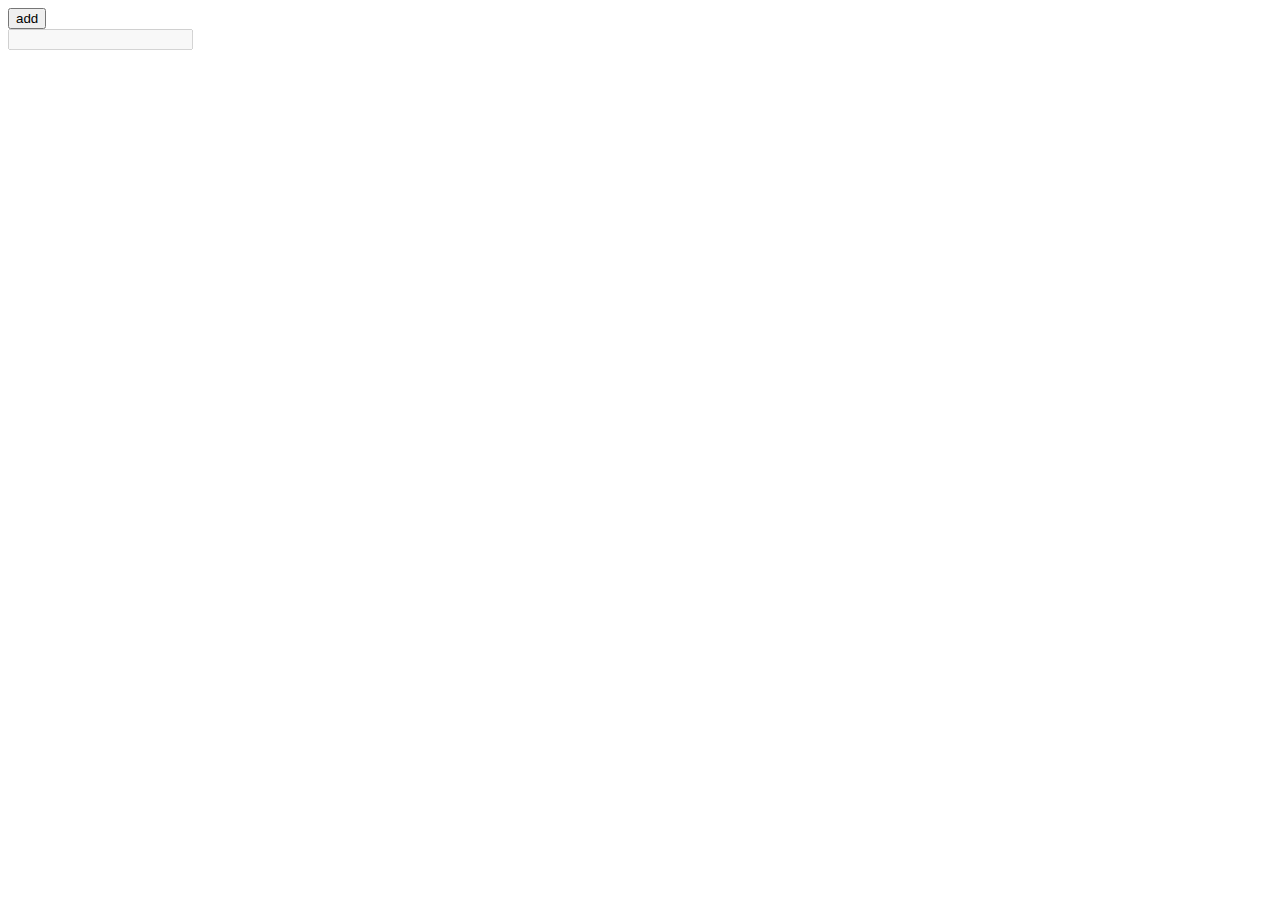
<file: funkcje/index.html>
<!DOCTYPE html>
<html lang="en">
<head>
  <meta charset="UTF-8">
  <meta http-equiv="X-UA-Compatible" content="IE=edge">
  <meta name="viewport" content="width=device-width, initial-scale=1.0">
  <title>Document</title>
  <link rel="stylesheet" href="style.css">
</head>
<body>
  
<button onclick="addElement()">add</button>
<div>
  <input type="text" onchange="search()" disabled id="inputsreach">
</div>
<div id="app">
</div>



  <script src="main.js"></script>
</body>
</html>
</file>
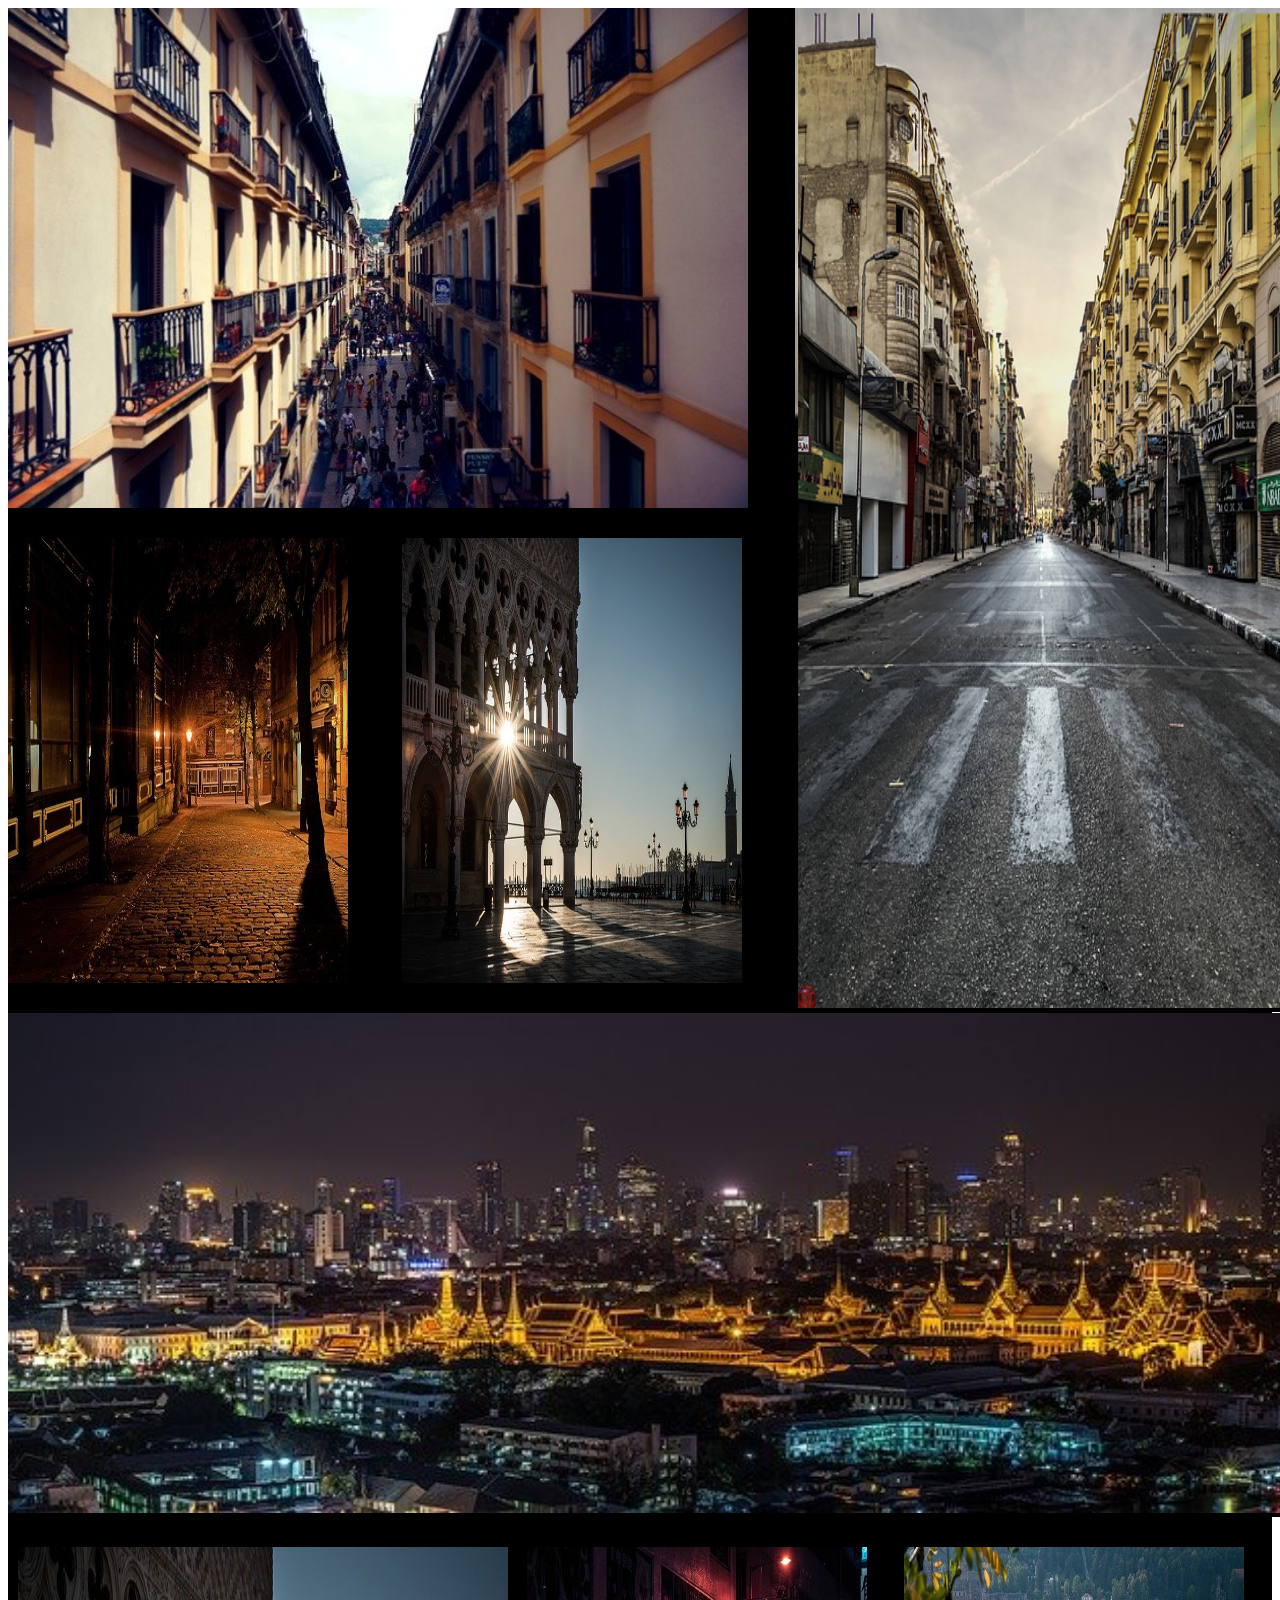
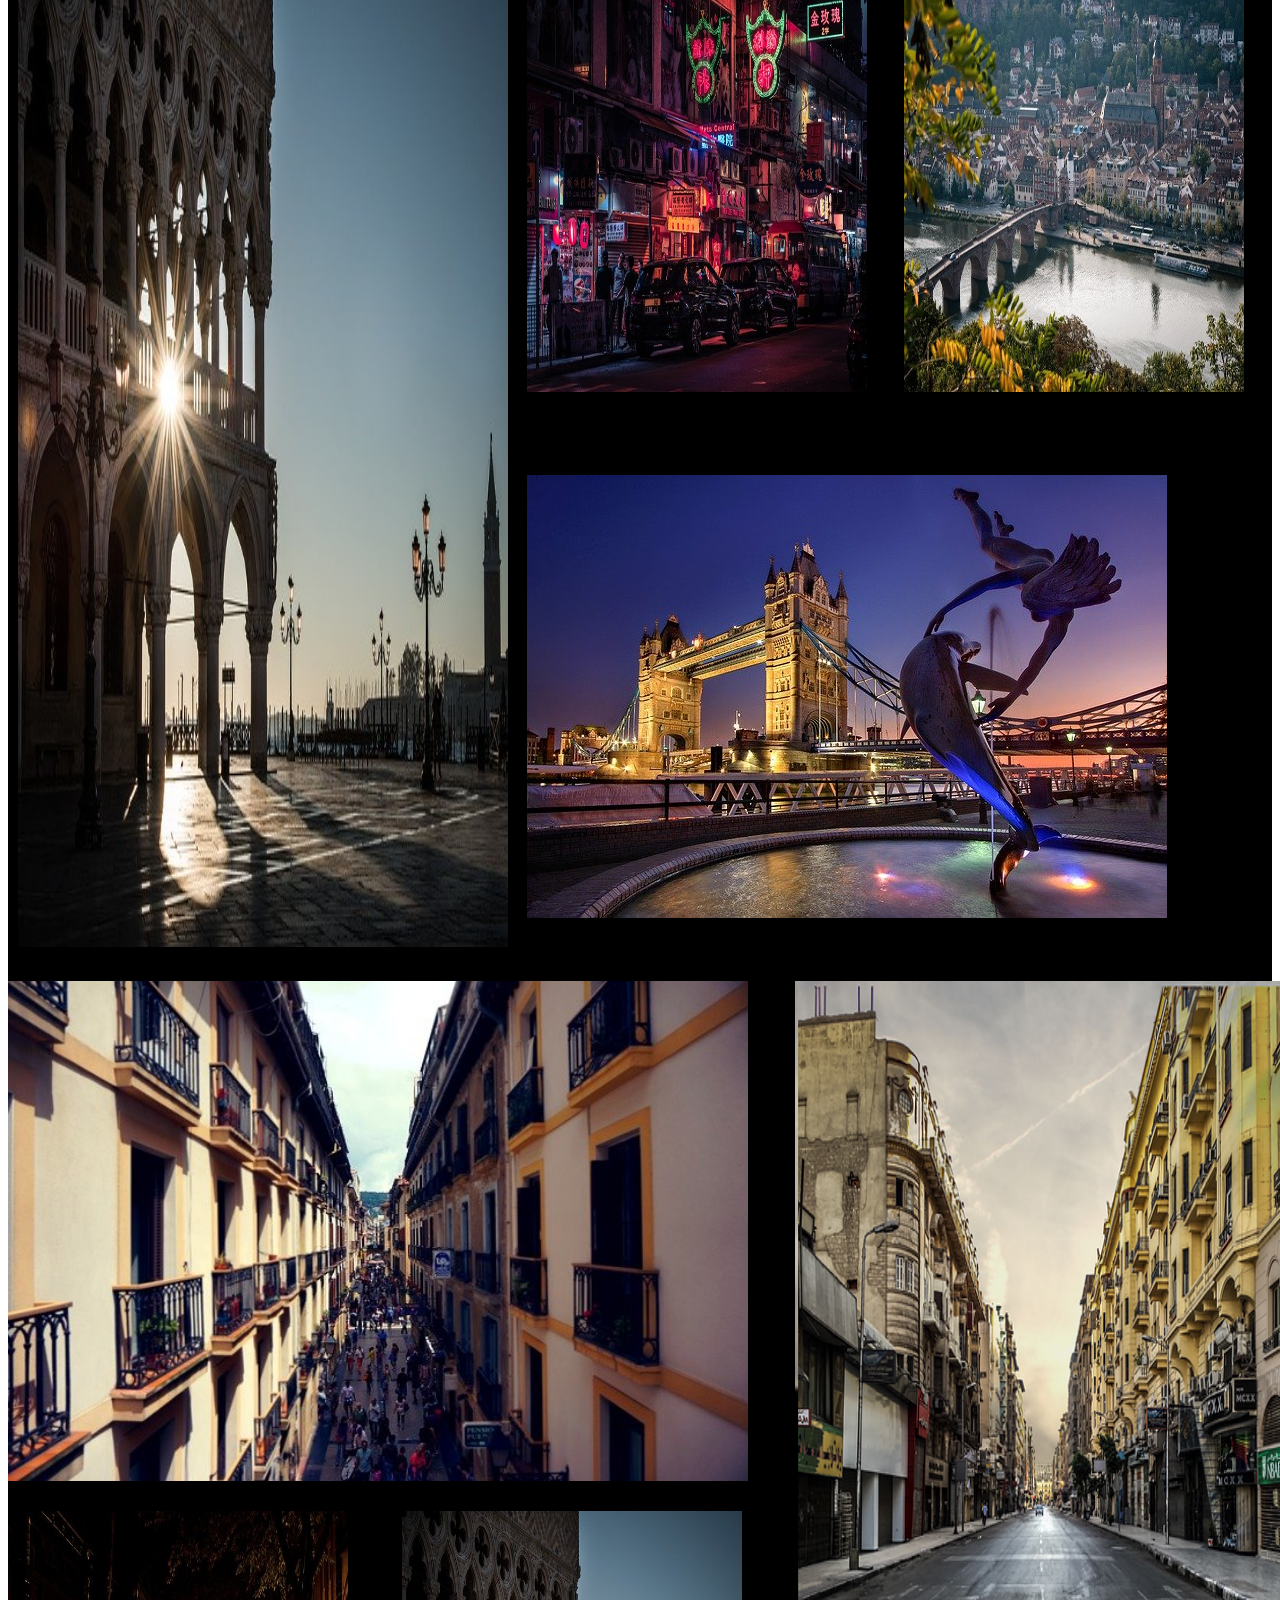
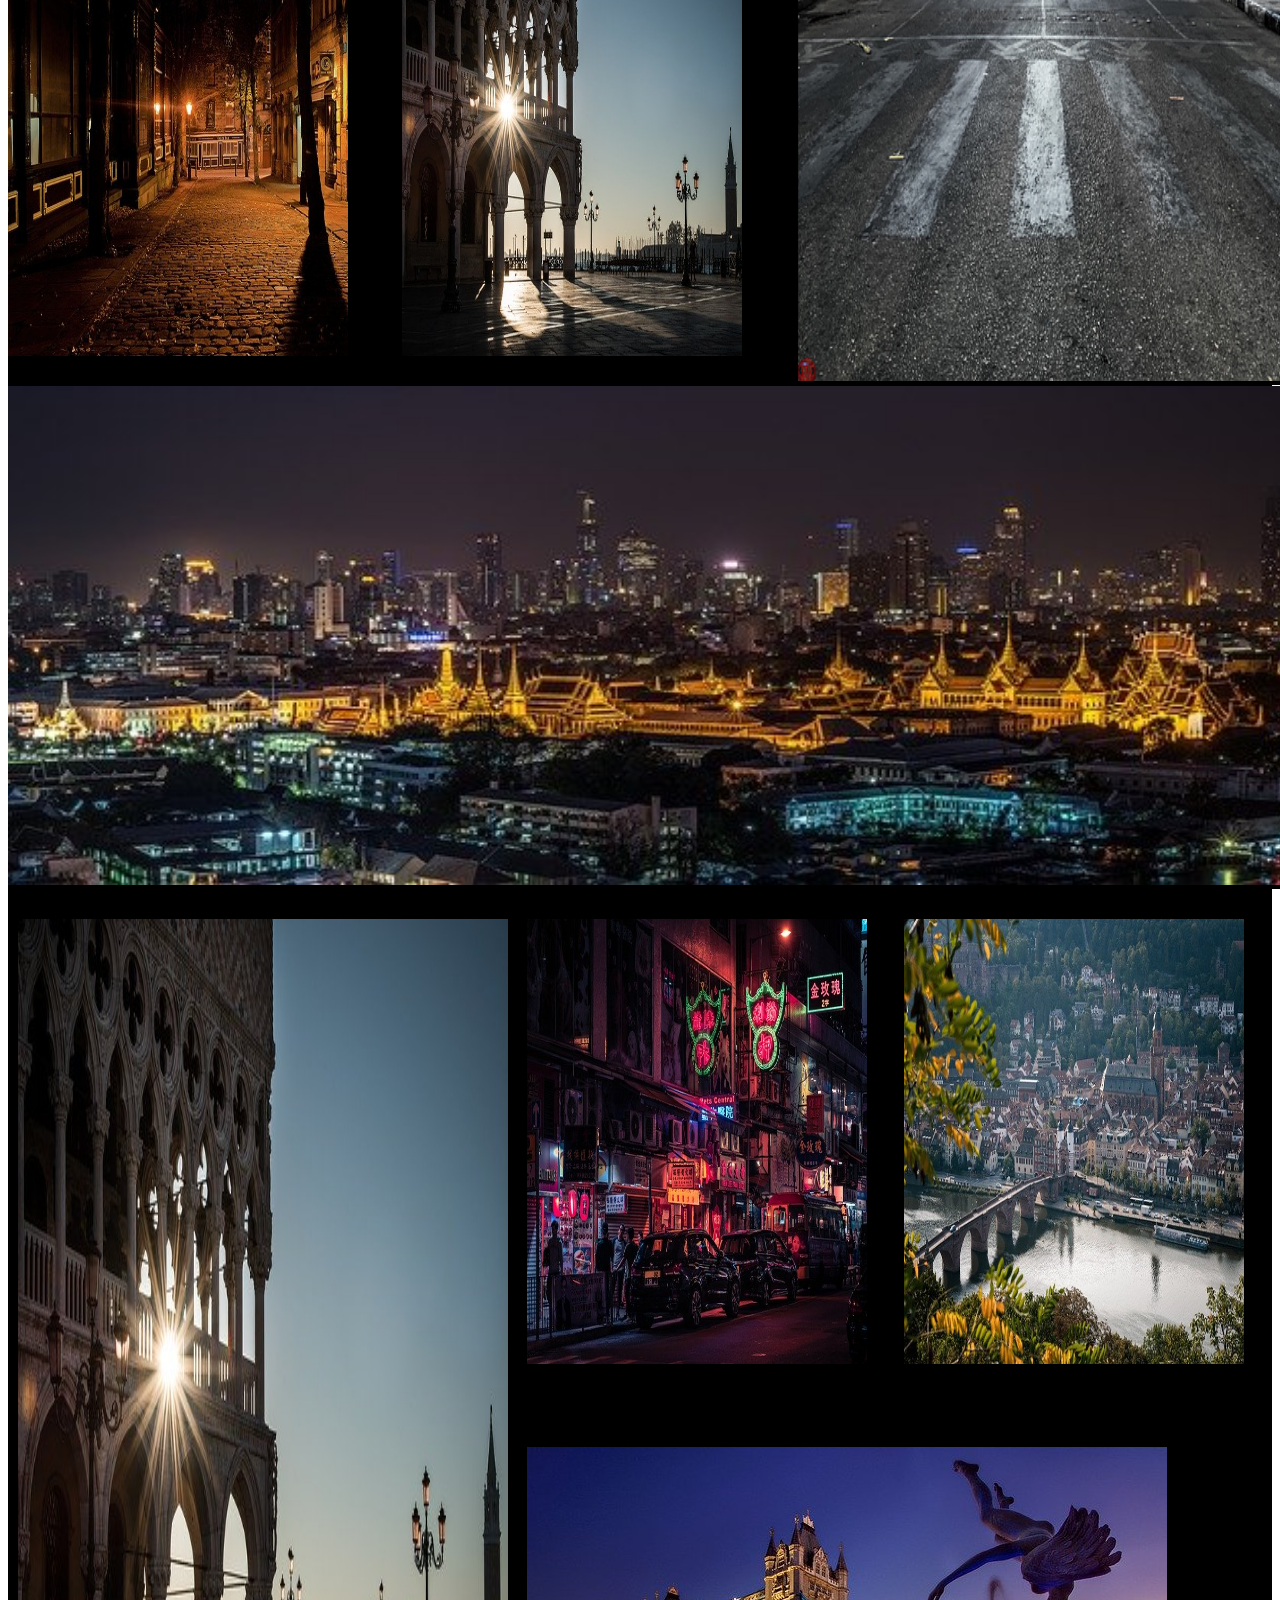
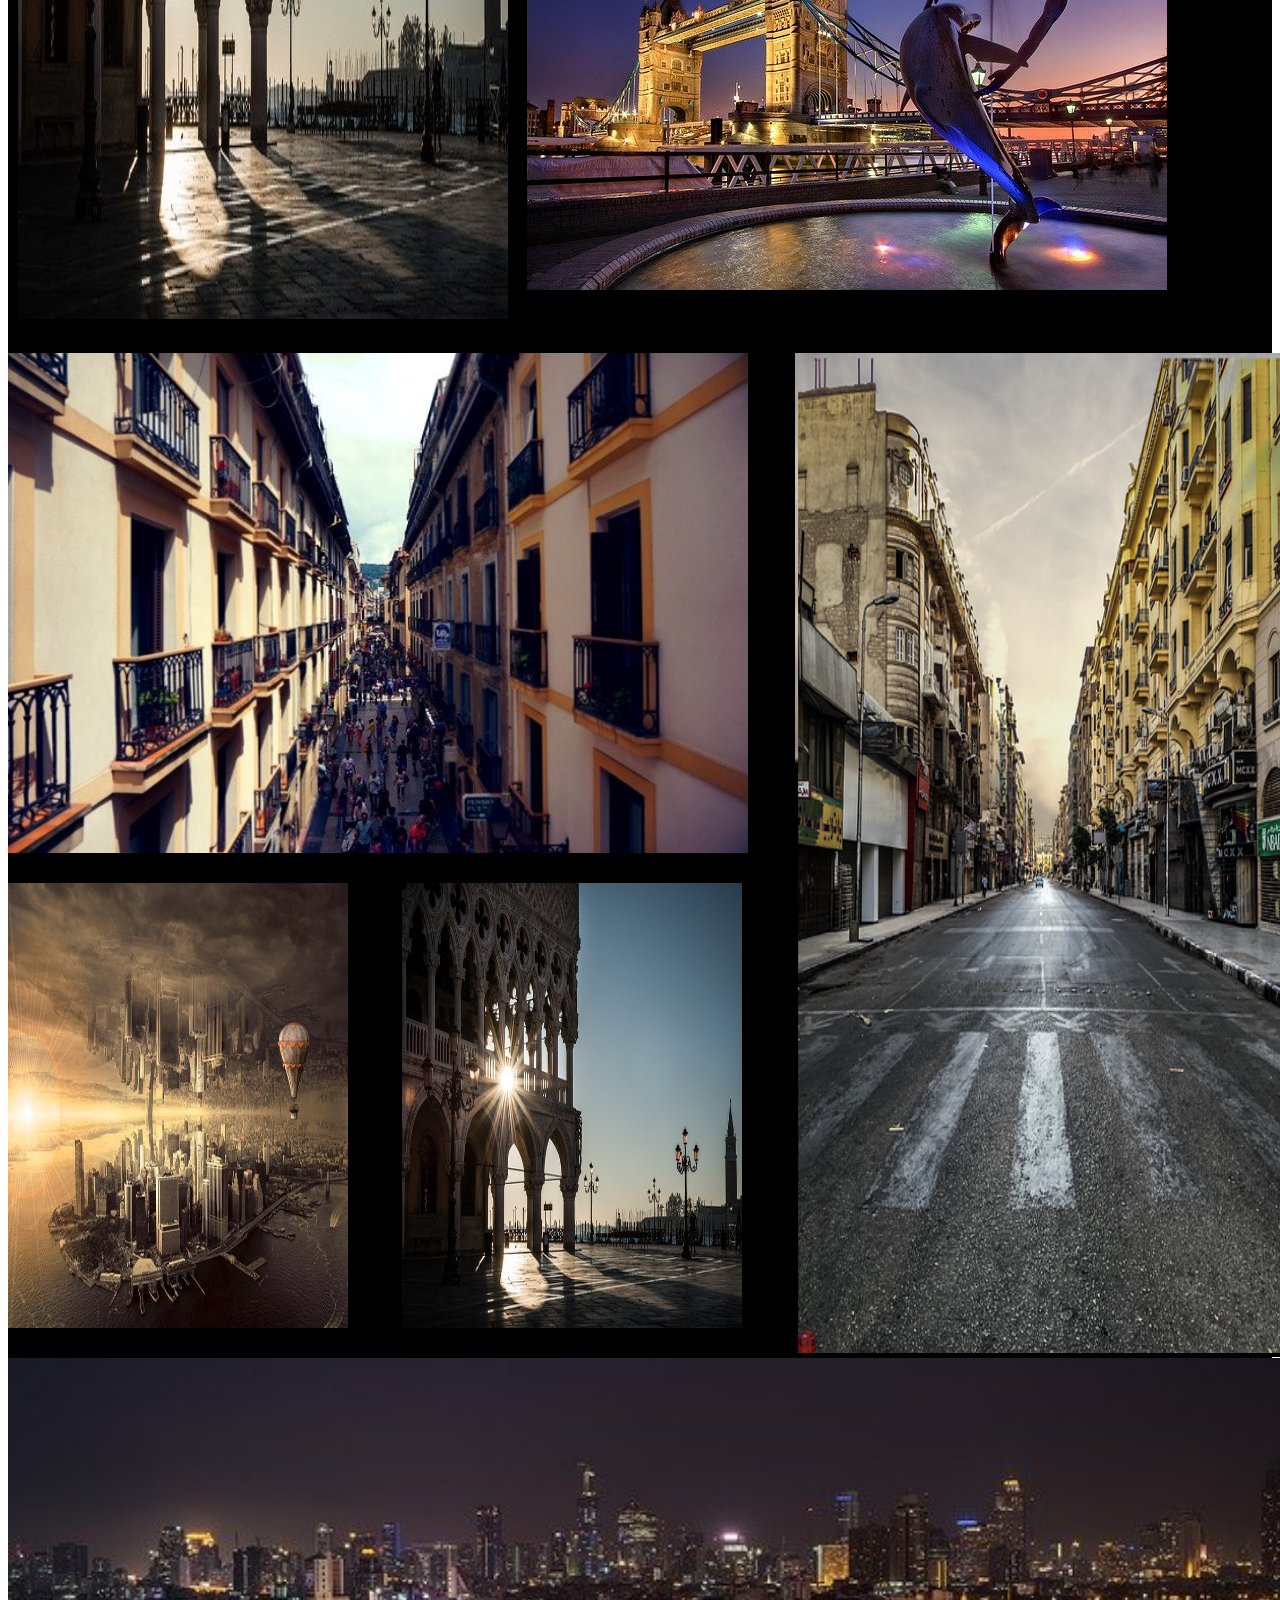
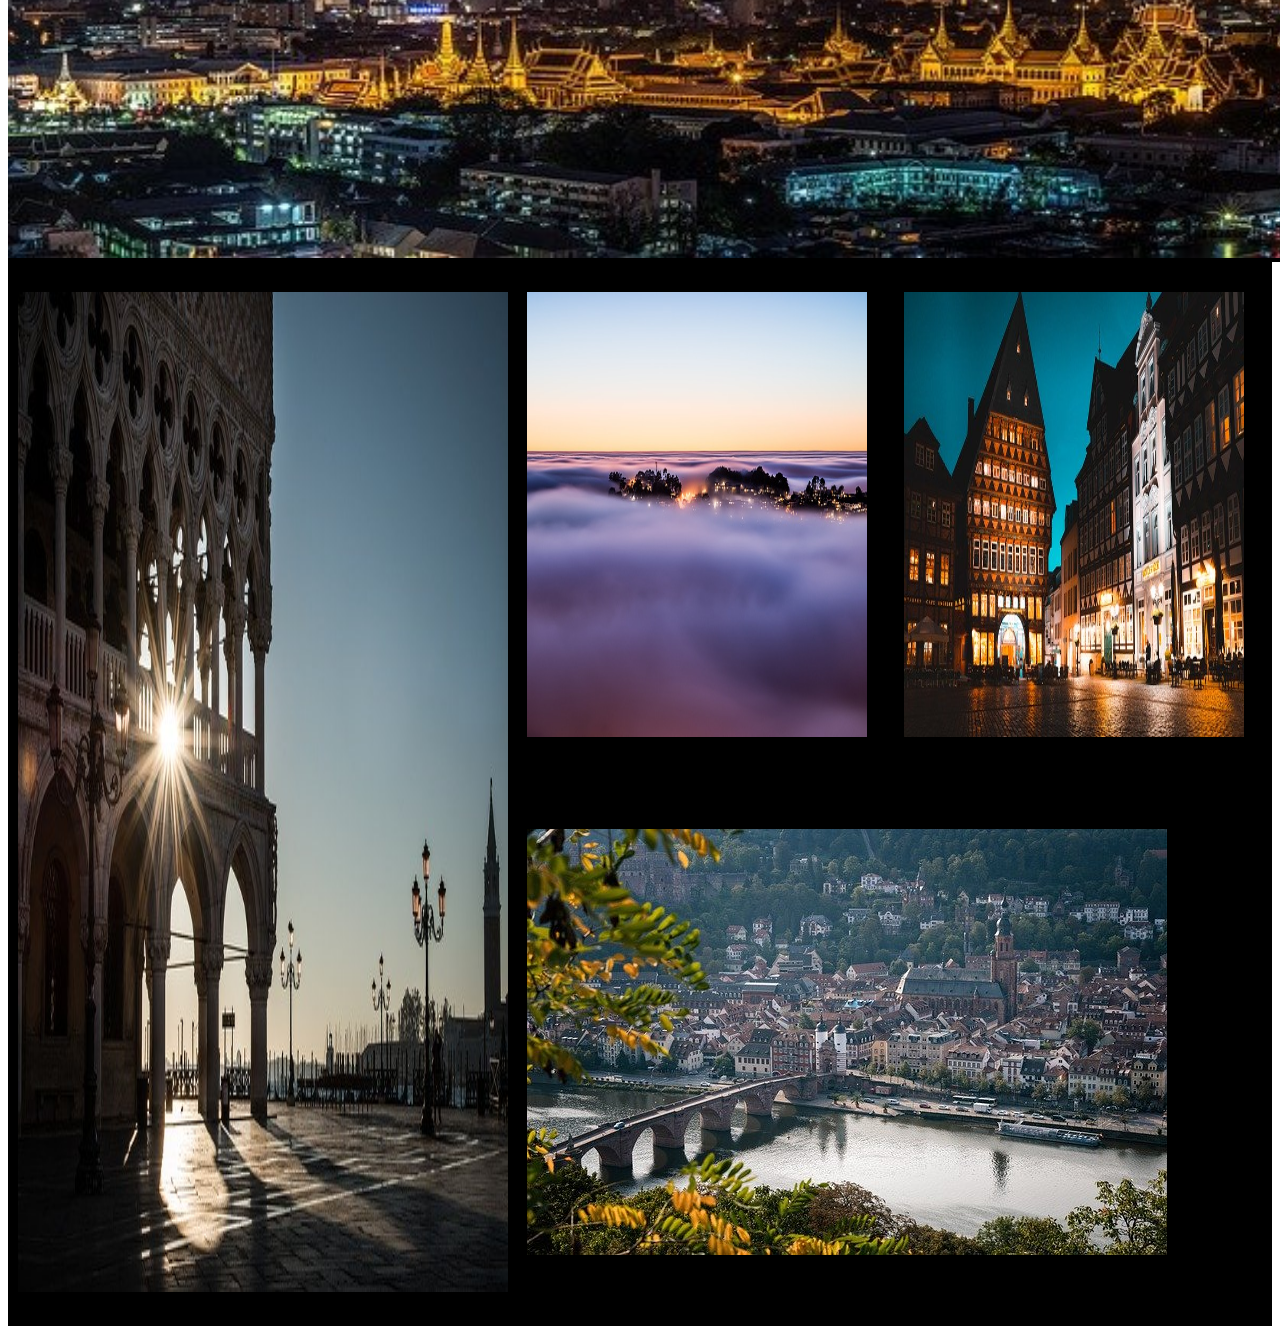
<file: grid/index.html>
<!DOCTYPE html>
<html lang="en">
<head>
    <meta charset="UTF-8">
    <meta name="viewport" content="width=device-width, initial-scale=1.0">
    <link rel="stylesheet" href="./Cw-z-gridem/style.css">
    <title>Document</title>
</head>
<body>
  
<div class="grid-container">
    <div class="grid-item item1"><img class="wymiary3" src="./galleria/foto-28/alley-401540_640.jpg" alt=""></div>
    <div class="grid-item item2"><img class="wymiary2" src="./galleria/foto-28/architecture-1846023_640.jpg" alt=""></div>
    <div class="grid-item item3"><img class="wymiary4" src="./galleria/foto-28/alley-89197_640.jpg" alt=""></div>  
    <div class="grid-item item4"><img  class="wymiary5" src="./galleria/foto-28/venice-3118803_640.jpg" alt=""></div>
    <div class="grid-item item5"><img class="wymiary1" src="./galleria/foto-28/grand-palace-1822487_640.jpg" alt=""></div>
  </div>
</div>
<div class="grid-container2">
    <div class="item7"><img class="wymiary9" src="./galleria/foto-28/venice-3118803_640.jpg" alt=""></div>
    <div class="item8"><img class="wymiary4" src="./galleria/foto-28/hong-kong-4103334_640.jpg" alt=""></div>  
    <div class="item9"><img class="wymiary5" src="./galleria/foto-28/townscape-5584820_640.jpg" alt=""></div>
    <div class="item10"><img src="./galleria/foto-28/london-3078109_640.jpg" alt=""></div>
  </div>
  
  <div class="grid-container">
    <div class="grid-item item1"><img class="wymiary3" src="./galleria/foto-28/alley-401540_640.jpg" alt=""></div>
    <div class="grid-item item2"><img class="wymiary2" src="./galleria/foto-28/architecture-1846023_640.jpg" alt=""></div>
    <div class="grid-item item3"><img class="wymiary4" src="./galleria/foto-28/alley-89197_640.jpg" alt=""></div>  
    <div class="grid-item item4"><img  class="wymiary5" src="./galleria/foto-28/venice-3118803_640.jpg" alt=""></div>
    <div class="grid-item item5"><img class="wymiary1" src="./galleria/foto-28/grand-palace-1822487_640.jpg" alt=""></div>
  </div>
</div>
<div class="grid-container2">
    <div class="item7"><img class="wymiary9" src="./galleria/foto-28/venice-3118803_640.jpg" alt=""></div>
    <div class="item8"><img class="wymiary4" src="./galleria/foto-28/hong-kong-4103334_640.jpg" alt=""></div>  
    <div class="item9"><img class="wymiary5" src="./galleria/foto-28/townscape-5584820_640.jpg" alt=""></div>
    <div class="item10"><img src="./galleria/foto-28/london-3078109_640.jpg" alt=""></div>
  </div>
  <div class="grid-container">
    <div class="grid-item item1"><img class="wymiary3" src="./galleria/foto-28/alley-401540_640.jpg" alt=""></div>
    <div class="grid-item item2"><img class="wymiary2" src="./galleria/foto-28/architecture-1846023_640.jpg" alt=""></div>
    <div class="grid-item item3"><img class="wymiary4" src="./galleria/foto-28/fantasy-2543658_640.jpg" alt=""></div>  
    <div class="grid-item item4"><img  class="wymiary5" src="./galleria/foto-28/venice-3118803_640.jpg" alt=""></div>
    <div class="grid-item item5"><img class="wymiary1" src="./galleria/foto-28/grand-palace-1822487_640.jpg" alt=""></div>
  </div>
</div>
<div class="grid-container2">
    <div class="item7"><img class="wymiary9" src="./galleria/foto-28/venice-3118803_640.jpg" alt=""></div>
    <div class="item8"><img class="wymiary4" src="./galleria/foto-28/cloudscape-1149549_640.jpg" alt=""></div>  
    <div class="item9"><img class="wymiary5" src="./galleria/foto-28/hildesheim-2772941_640.jpg" alt=""></div>
    <div class="item10"><img src="./galleria/foto-28/townscape-5584820_640.jpg" alt=""></div>
  </div>
  
  
</body>
</html>
</file>
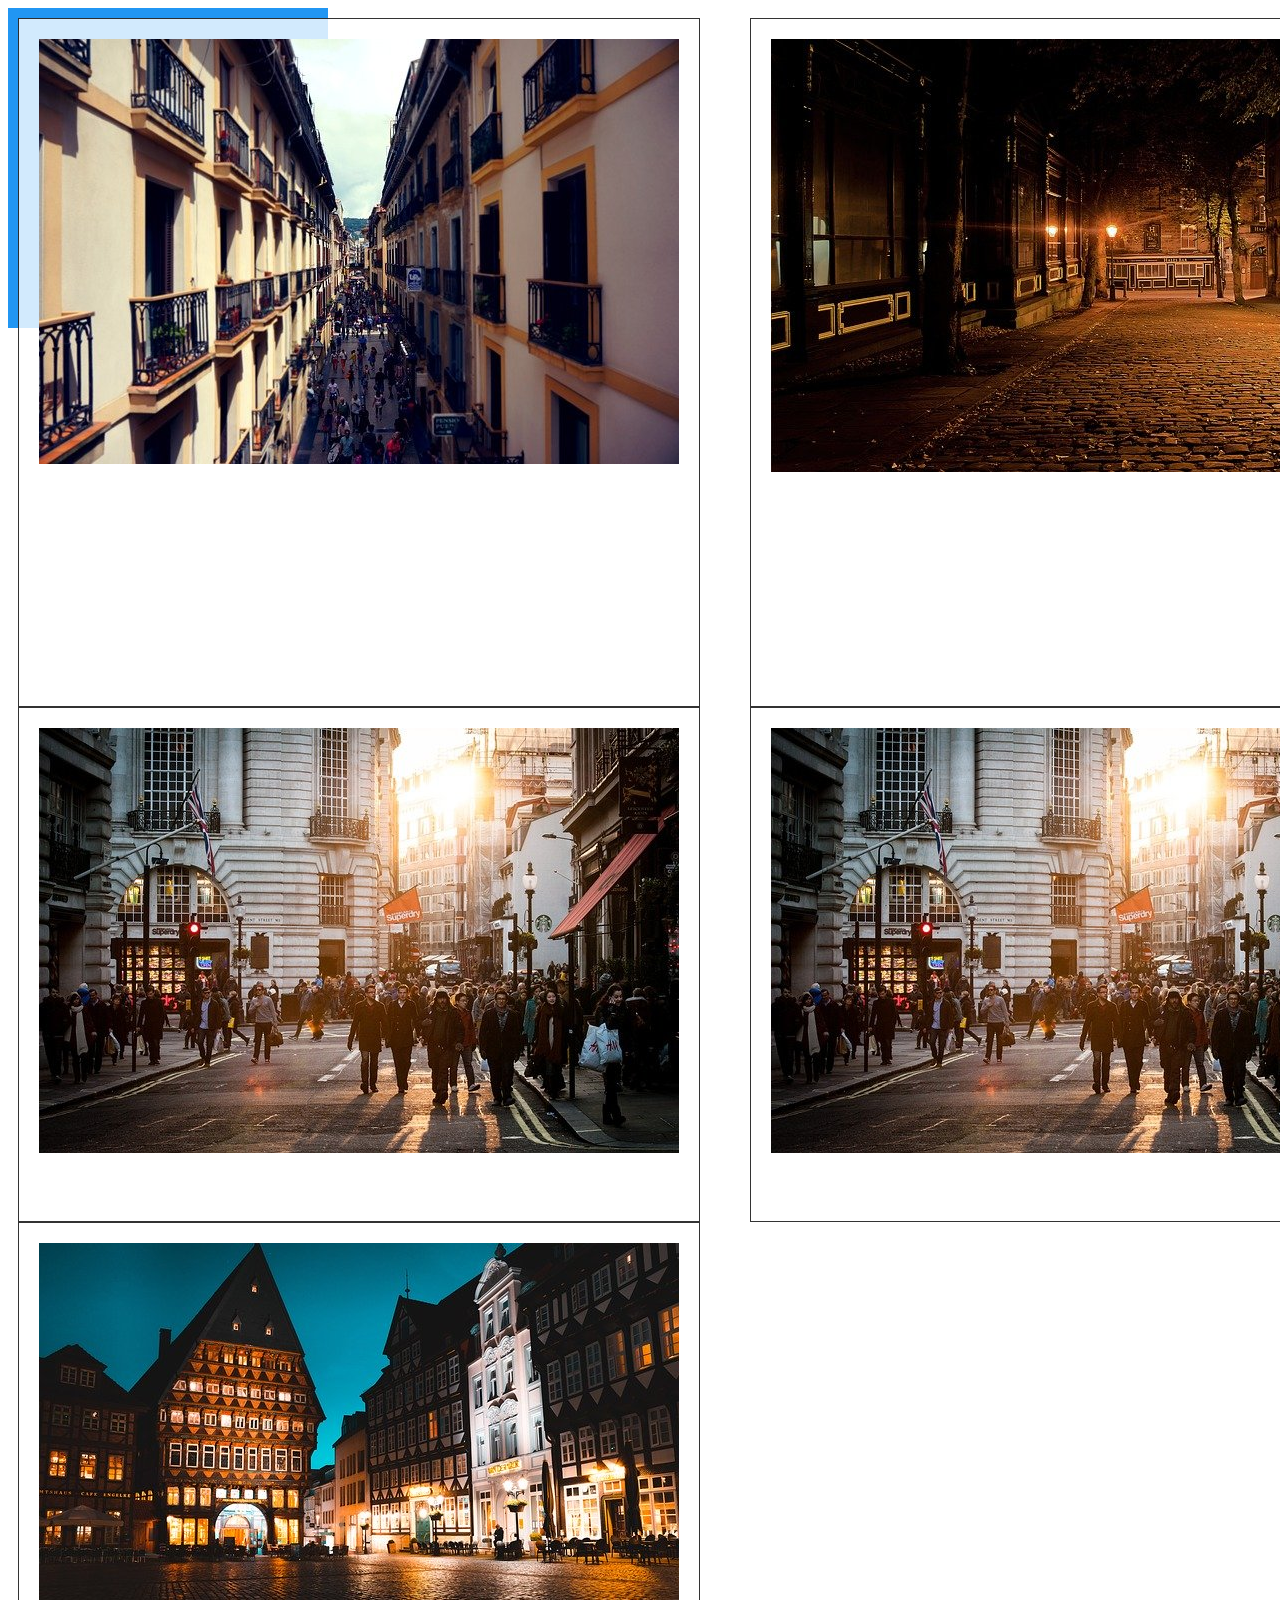
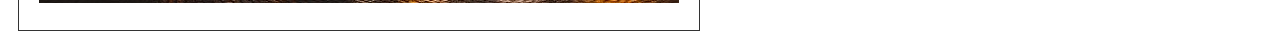
<file: grid2/index.html>
<!DOCTYPE html>
<html lang="en">
<head>
    <meta charset="UTF-8">
    <meta name="viewport" content="width=device-width, initial-scale=1.0">
    <link rel="stylesheet" href="style.css">
    <title>Document</title>
</head>
<body>
    <div class="grid-container">
        <div class="grid-item"><img src="./galleria/foto-28/alley-401540_640.jpg" alt=""></div>
        <div class="grid-item"><img src="./galleria/foto-28/alley-89197_640.jpg" alt=""></div>
        <div class="grid-item"><img src="./galleria/foto-28/architecture-1846023_640.jpg" alt=""></div>  
        <div class="grid-item"><img src="./galleria/foto-28/budapest-632851_640.jpg" alt=""></div>
        <div class="grid-item"><img src="./galleria/foto-28/city-438393_640.jpg" alt=""></div>
        <div class="grid-item"><img src="./galleria/foto-28/city-438393_640.jpg" alt=""></div>  
        <div class="grid-item"><img src="./galleria/foto-28/guitar-1913836_640.jpg" alt=""></div>
        <div class="grid-item"><img src="./galleria/foto-28/skyline-831046_640.jpg" alt=""></div>
        <div class="grid-item"><img src="./galleria/foto-28/hildesheim-2772941_640.jpg" alt=""></div>  
      </div>
</body>
</html>
</file>
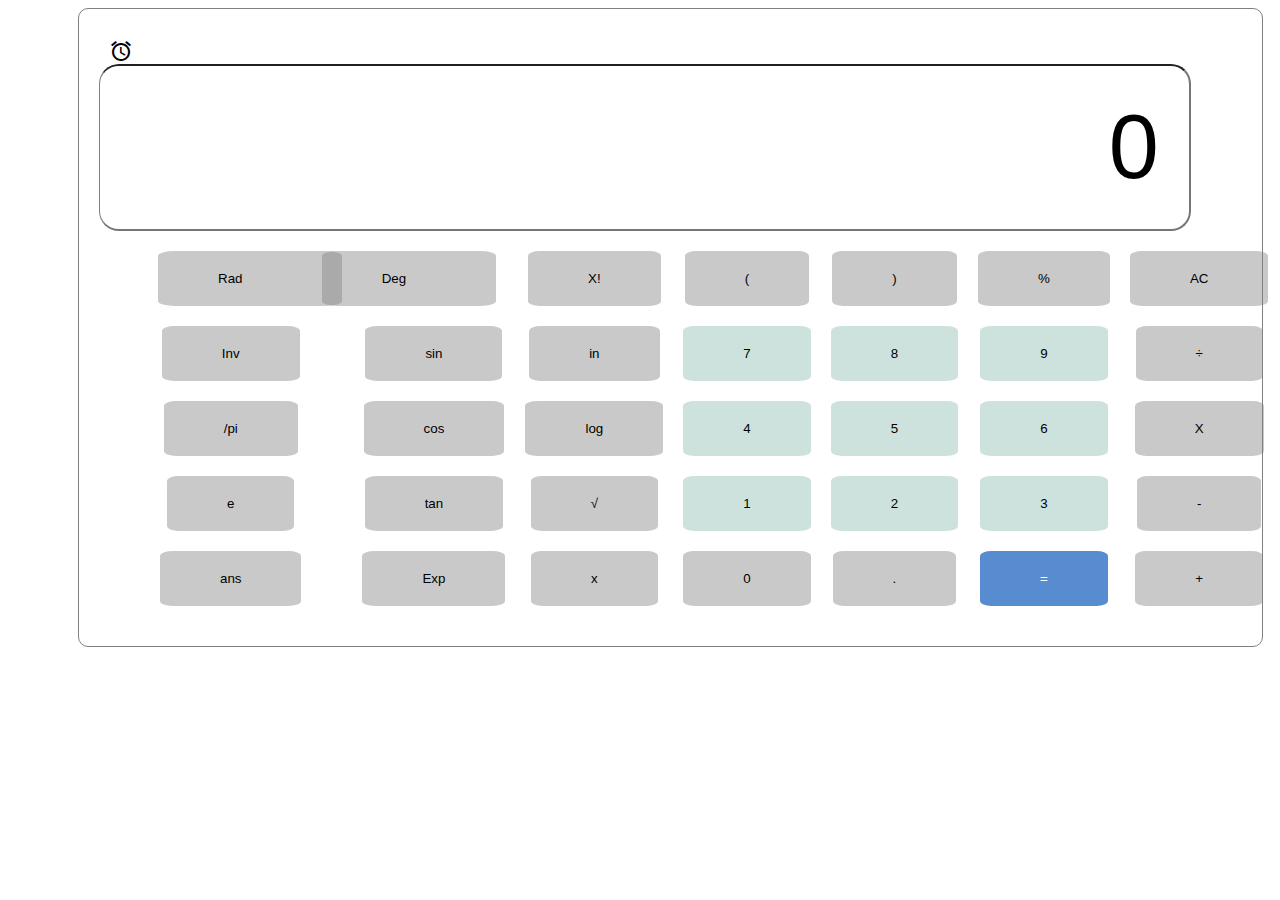
<file: kalk/index.html>
<!DOCTYPE html>
<html lang="en">
<head>
    <meta charset="UTF-8">
    <meta name="viewport" content="width=device-width, initial-scale=1.0">
    <link rel="stylesheet" href="https://fonts.googleapis.com/icon?family=Material+Icons">
    <link rel="stylesheet" href="style.css">
    <title>Document</title>
</head>
<body> 
    <div class="obrmaa">
        <div class="costam">
            <i class="material-icons ikonka">alarm</i>
        </div>
        <input class="inpucik" value=" 0" type="text">
        <div class="grid-container">
            <div class="grid-item"><button class="butonik5">Rad </button></div>
            <div class="grid-item"><button class="butonik6">Deg</button></div>
            <div class="grid-item"><button class="butonik">X!</button></div>
            <div class="grid-item"><button class="butonik">(</button></div>
            <div class="grid-item"><button class="butonik">)</button></div>
            <div class="grid-item"><button class="butonik">%</button></div>
            <div class="grid-item"><button class="butonik">AC</button></div>
           <div class="grid-item"><button class="butonik">Inv</button></div>
           <div class="grid-item"><button class="butonik">sin</button></div>
           <div class="grid-item"><button class="butonik">in</button></div>  
           <div class="grid-item"><button class="butonik1">7</button> </div>
           <div class="grid-item"><button class="butonik1">8</button></div>
           <div class="grid-item"><button class="butonik1">9</button></div>  
           <div class="grid-item"><button class="butonik">÷</button></div>
           <div class="grid-item"><button class="butonik">/pi</button></div>
           <div class="grid-item"><button class="butonik">cos</button></div>
           <div class="grid-item"><button class="butonik">log</button></div>  
           <div class="grid-item"><button class="butonik1">4</button></div>  
           <div class="grid-item"><button class="butonik1">5</button></div>  
           <div class="grid-item"><button class="butonik1">6</button></div>  
           <div class="grid-item"><button class="butonik">X</button></div>  
           <div class="grid-item"><button class="butonik">e</button></div>  
           <div class="grid-item"><button class="butonik">tan</button></div>  
           <div class="grid-item"><button class="butonik">√</button></div>  
           <div class="grid-item"><button class="butonik1">1</button></div>  
           <div class="grid-item"><button class="butonik1">2</button></div>  
           <div class="grid-item"><button class="butonik1">3</button></div>  
           <div class="grid-item"><button class="butonik">-</button></div>  
           <div class="grid-item"><button class="butonik">ans</button></div>  
           <div class="grid-item"><button class="butonik">Exp</button></div>  
           <div class="grid-item"><button class="butonik">x</button></div>  
           <div class="grid-item"><button class="butonik">0</button></div>  
           <div class="grid-item"><button class="butonik">.</button></div>  
           <div class="grid-item"><button class="butonik3">=</button></div>  
           <div class="grid-item"><button class="butonik">+</button></div>  

        </div>  
    </div>       
    <script src="main.js"></script>
</body>
</html>
</file>
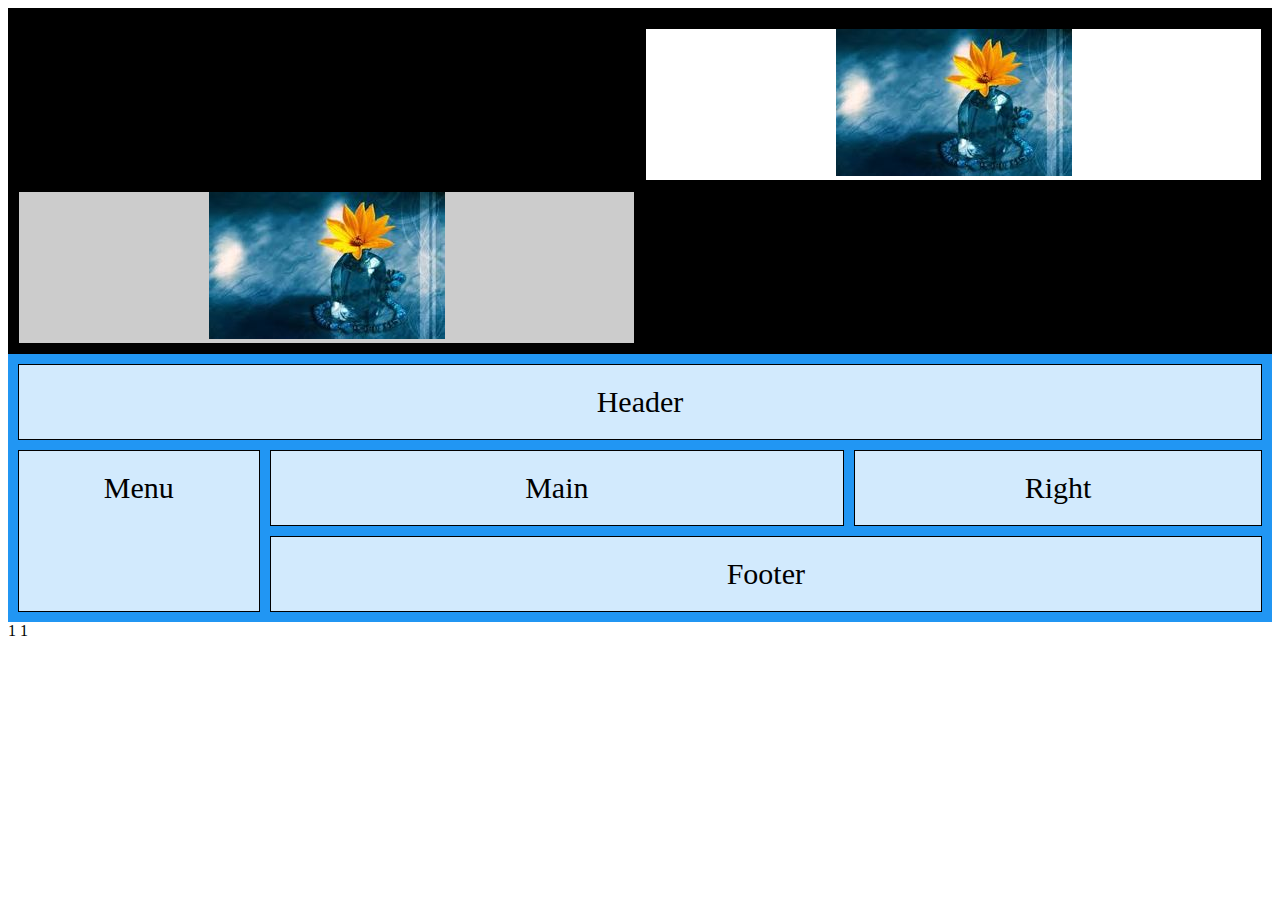
<file: Nowy folder/index.html>
<!DOCTYPE html>
<html lang="en">
<head>
    <meta charset="UTF-8">
    <meta name="viewport" content="width=device-width, initial-scale=1.0">
    <link rel="stylesheet" href="style.css">
    <title>Document</title>
</head>
<body>
    <div class="grid-container">
        <div class="item1"><img class="wymiary1" src="a4968ab4e576c8038b75cf7a71e7f611--backgrounds-for-desktop-desktop-wallpapers.jpg" alt=""></div>
        <div class="item2"><img class="wymiary2" src="a4968ab4e576c8038b75cf7a71e7f611--backgrounds-for-desktop-desktop-wallpapers.jpg" alt=""></div>
        <div class="item3"><img class="wymiary3" src="a4968ab4e576c8038b75cf7a71e7f611--backgrounds-for-desktop-desktop-wallpapers.jpg" alt=""></div>  
        <div class="item4"><img class="wymiary4" src="a4968ab4e576c8038b75cf7a71e7f611--backgrounds-for-desktop-desktop-wallpapers.jpg" alt=""></div>
        <div class="item5"><img class="wymiary5" src="a4968ab4e576c8038b75cf7a71e7f611--backgrounds-for-desktop-desktop-wallpapers.jpg" alt=""></div>
        <div class="item6"><img class="wymiary6" src="a4968ab4e576c8038b75cf7a71e7f611--backgrounds-for-desktop-desktop-wallpapers.jpg" alt=""></div>
      </div>
      </div>
      <div class="grid-container2">
        <div class="item1">Header</div>
        <div class="item2">Menu</div>
        <div class="item3">Main</div>  
        <div class="item4">Right</div>
        <div class="item5">Footer</div>
      </div>
      
</body>1
</html>1
</file>
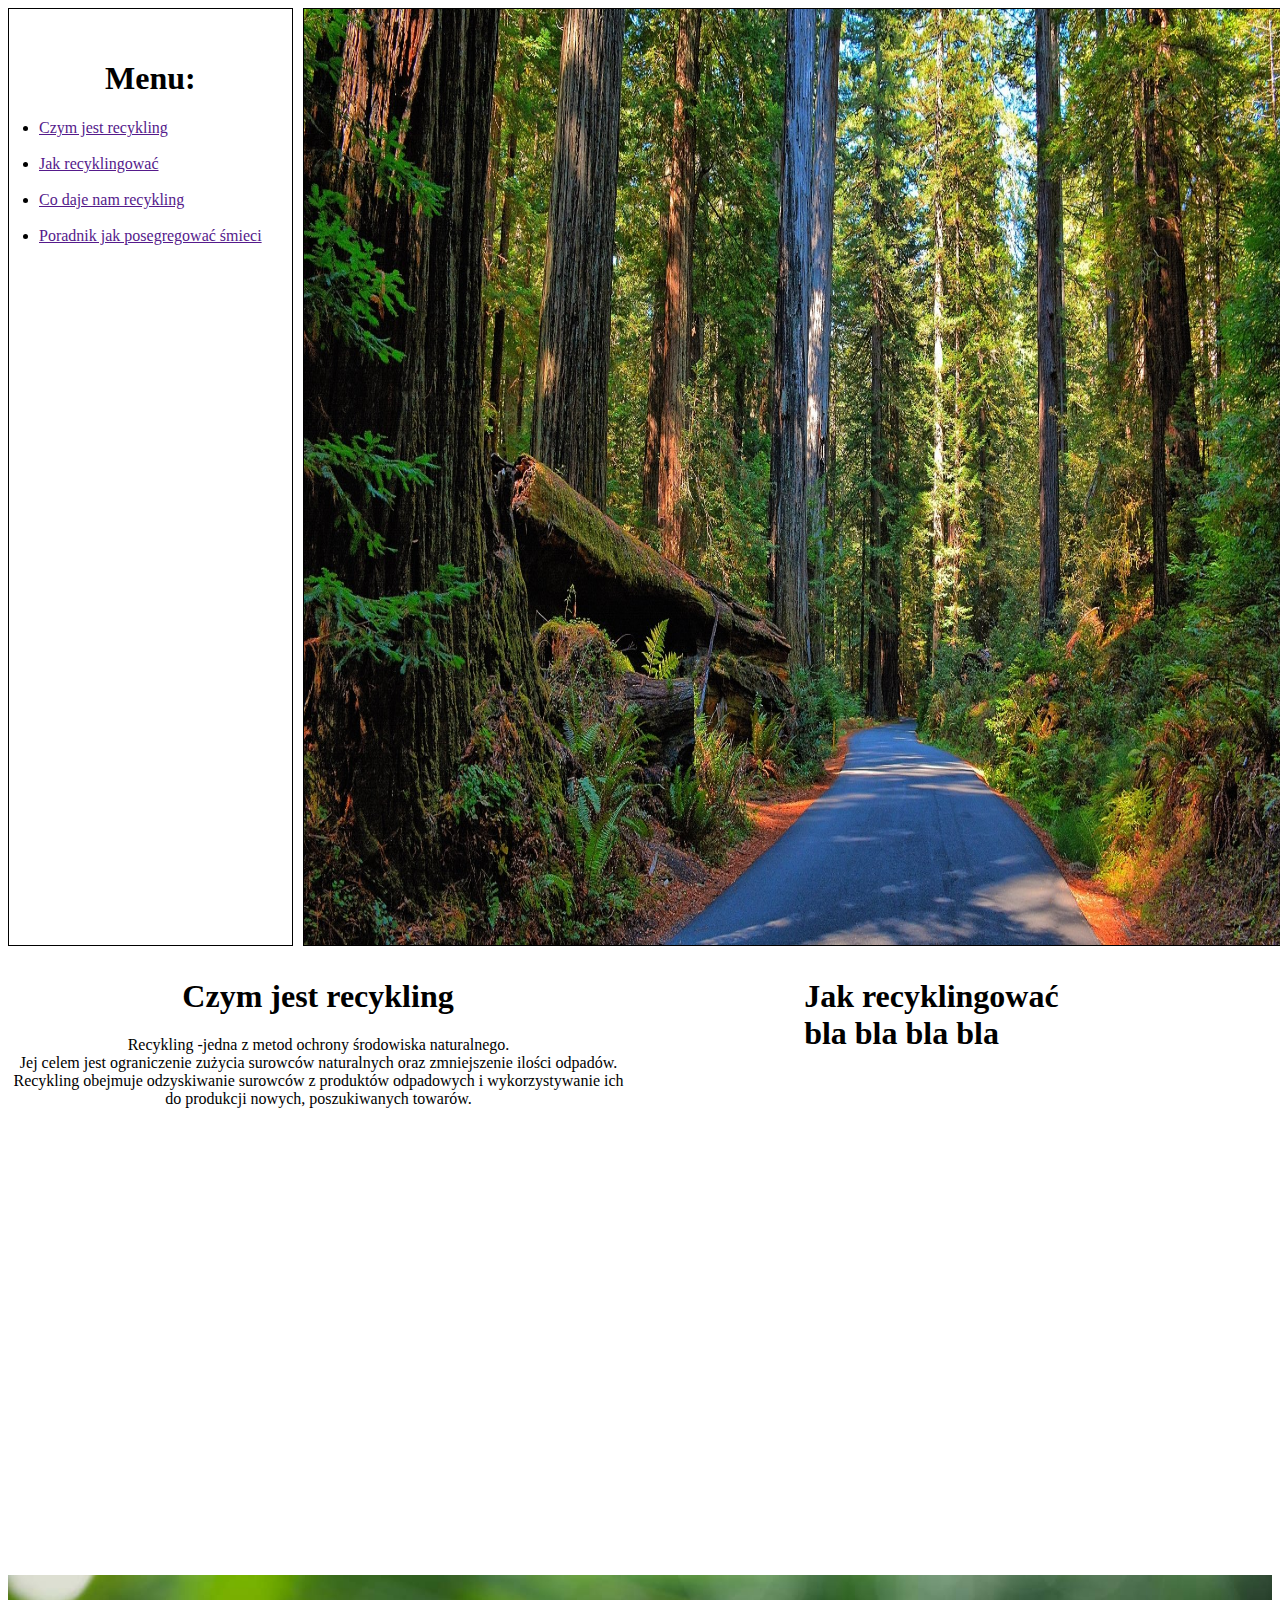
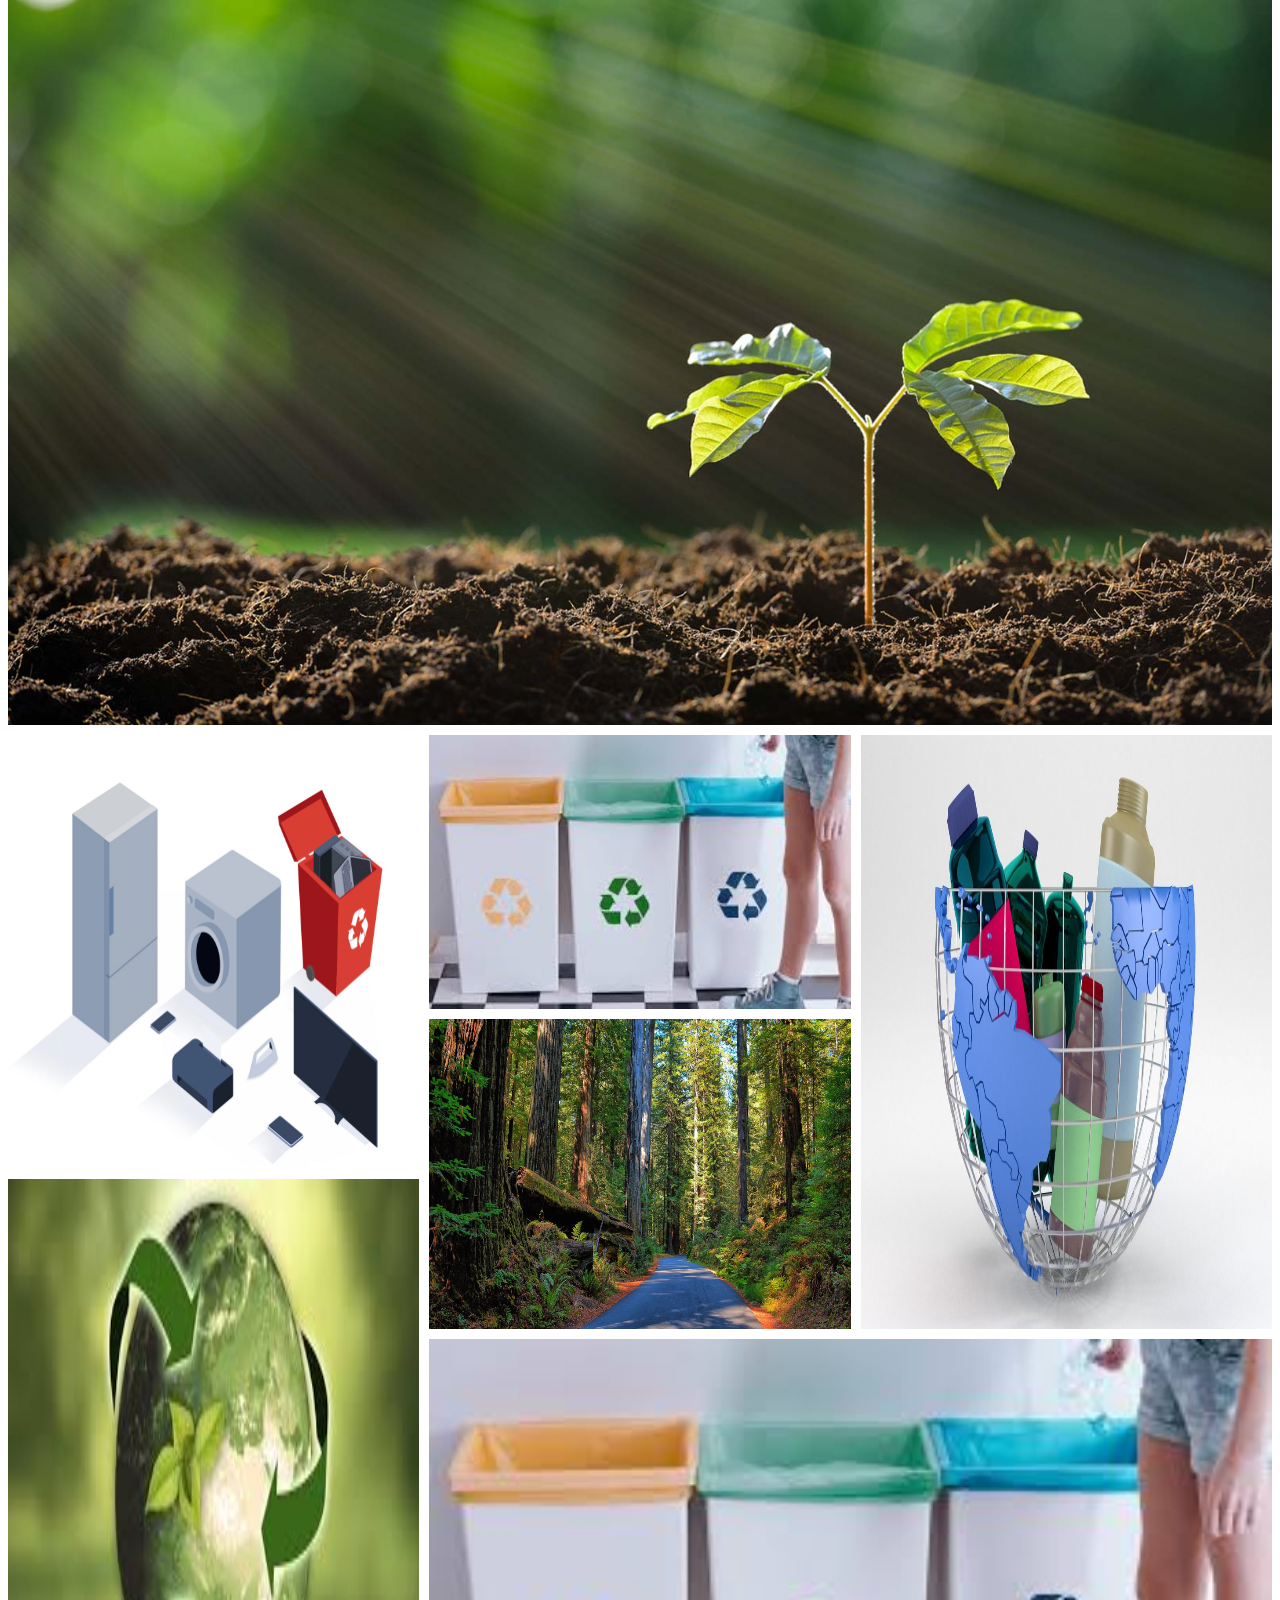
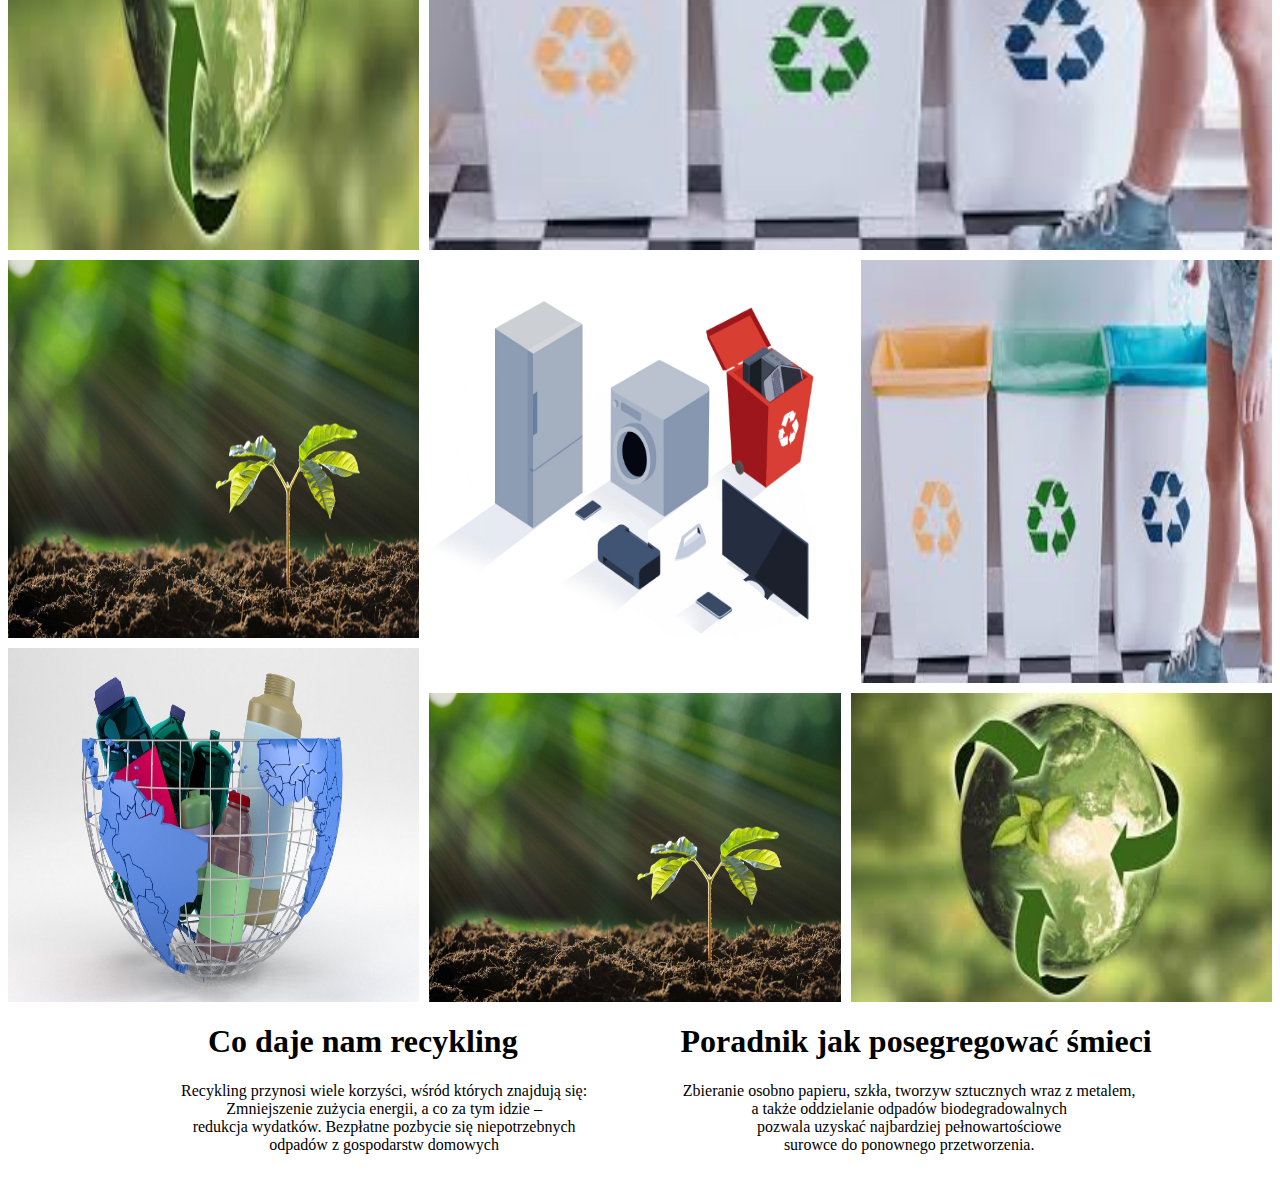
<file: strona o ekologi/index.html>
<!DOCTYPE html>
<html lang="en">
<head>
    <meta charset="UTF-8">
    <meta name="viewport" content="width=device-width, initial-scale=1.0">
    <link rel="stylesheet" href="style.css">
    <title>Document</title>
</head>
<body>
    <div class="container">
        <div class="grid-item1"><img class="cos2" src="./zdj/thumb-1920-865737.jpg" alt=""></div>
        <div class="grid-item2"><h1 class="cos4">Jak recyklingować <br> bla bla bla bla </h1></div>
        <div class="grid-item3">
            <h1 class="cos1">Menu:</h1>
           <li><a href="">Czym jest recykling</a></li> 
         <br><li><a href="">Jak recyklingować </a></li> 
         <br><li><a href="">Co daje nam recykling </a></li> 
         <br><li><a href="">Poradnik jak posegregować śmieci  </a></li>
        </div>  
        <div class="grid-item4"><h1 class="cos1">Czym jest recykling </h1>
        <p class="cos8">Recykling -jedna z metod ochrony środowiska naturalnego.<br> Jej celem jest ograniczenie zużycia surowców naturalnych oraz zmniejszenie ilości odpadów. <br>Recykling obejmuje odzyskiwanie surowców z produktów odpadowych i wykorzystywanie ich do produkcji nowych, poszukiwanych towarów.</p>
        </div>
      </div>
      <div class="grid100">
        <div class="item-grid item15"><img src="./zdj/dlaczego-recykling-jest-wazny.jpg" alt=""></div>
        <div class="item-grid item16"><img src="./zdj/elektrosmieci_v2.webp" alt=""></div>
        <div class="item-grid item17"><img src="./zdj/images.jpg" alt=""></div>
        <div class="item-grid item18"><img src="./zdj/plastic-3577044_1920-1024x563.jpg" alt=""></div>
        <div class="item-grid item19"><img src="./zdj/thumb-1920-865737.jpg" alt=""></div>
        <div class="item-grid item20"><img src="./zdj/pobrany plik.jpg" alt=""></div>
        <div class="item-grid item21"><img src="./zdj/images.jpg" alt=""></div>
        <div class="item-grid item22"><img src="./zdj/dlaczego-recykling-jest-wazny.jpg" alt=""></div>
        <div class="item-grid item23"><img src="./zdj/elektrosmieci_v2.webp" alt=""></div>
        <div class="item-grid item24"><img src="./zdj/images.jpg" alt=""></div>
        <div class="item-grid item25"><img src="./zdj/plastic-3577044_1920-1024x563.jpg" alt=""></div>
        <div class="item-grid item26"><img src="./zdj/pobrany plik.jpg" alt=""></div>
        <div class="item-grid item27"><img src="./zdj/dlaczego-recykling-jest-wazny.jpg" alt=""></div>

       </div>
       <div class="container30">
        <div class="grid-item90"><h1 class="cos5">Co daje nam recykling </h1>
        <p class="cos8" >Recykling przynosi wiele korzyści, wśród których znajdują się:<br> Zmniejszenie zużycia energii, a co za tym idzie – <br> redukcja wydatków. Bezpłatne  pozbycie się niepotrzebnych <br> odpadów z gospodarstw domowych</p></div>
        <div class="grid-item91"><h1 class="cos6">Poradnik jak posegregować śmieci </h1>
            <p class="cos7" >Zbieranie osobno papieru, szkła, tworzyw sztucznych wraz z metalem,<br> a także oddzielanie odpadów biodegradowalnych<br> pozwala uzyskać najbardziej pełnowartościowe<br> surowce do ponownego przetworzenia.</p>
            
            </div>
       </div>
</body>
</html>
</file>
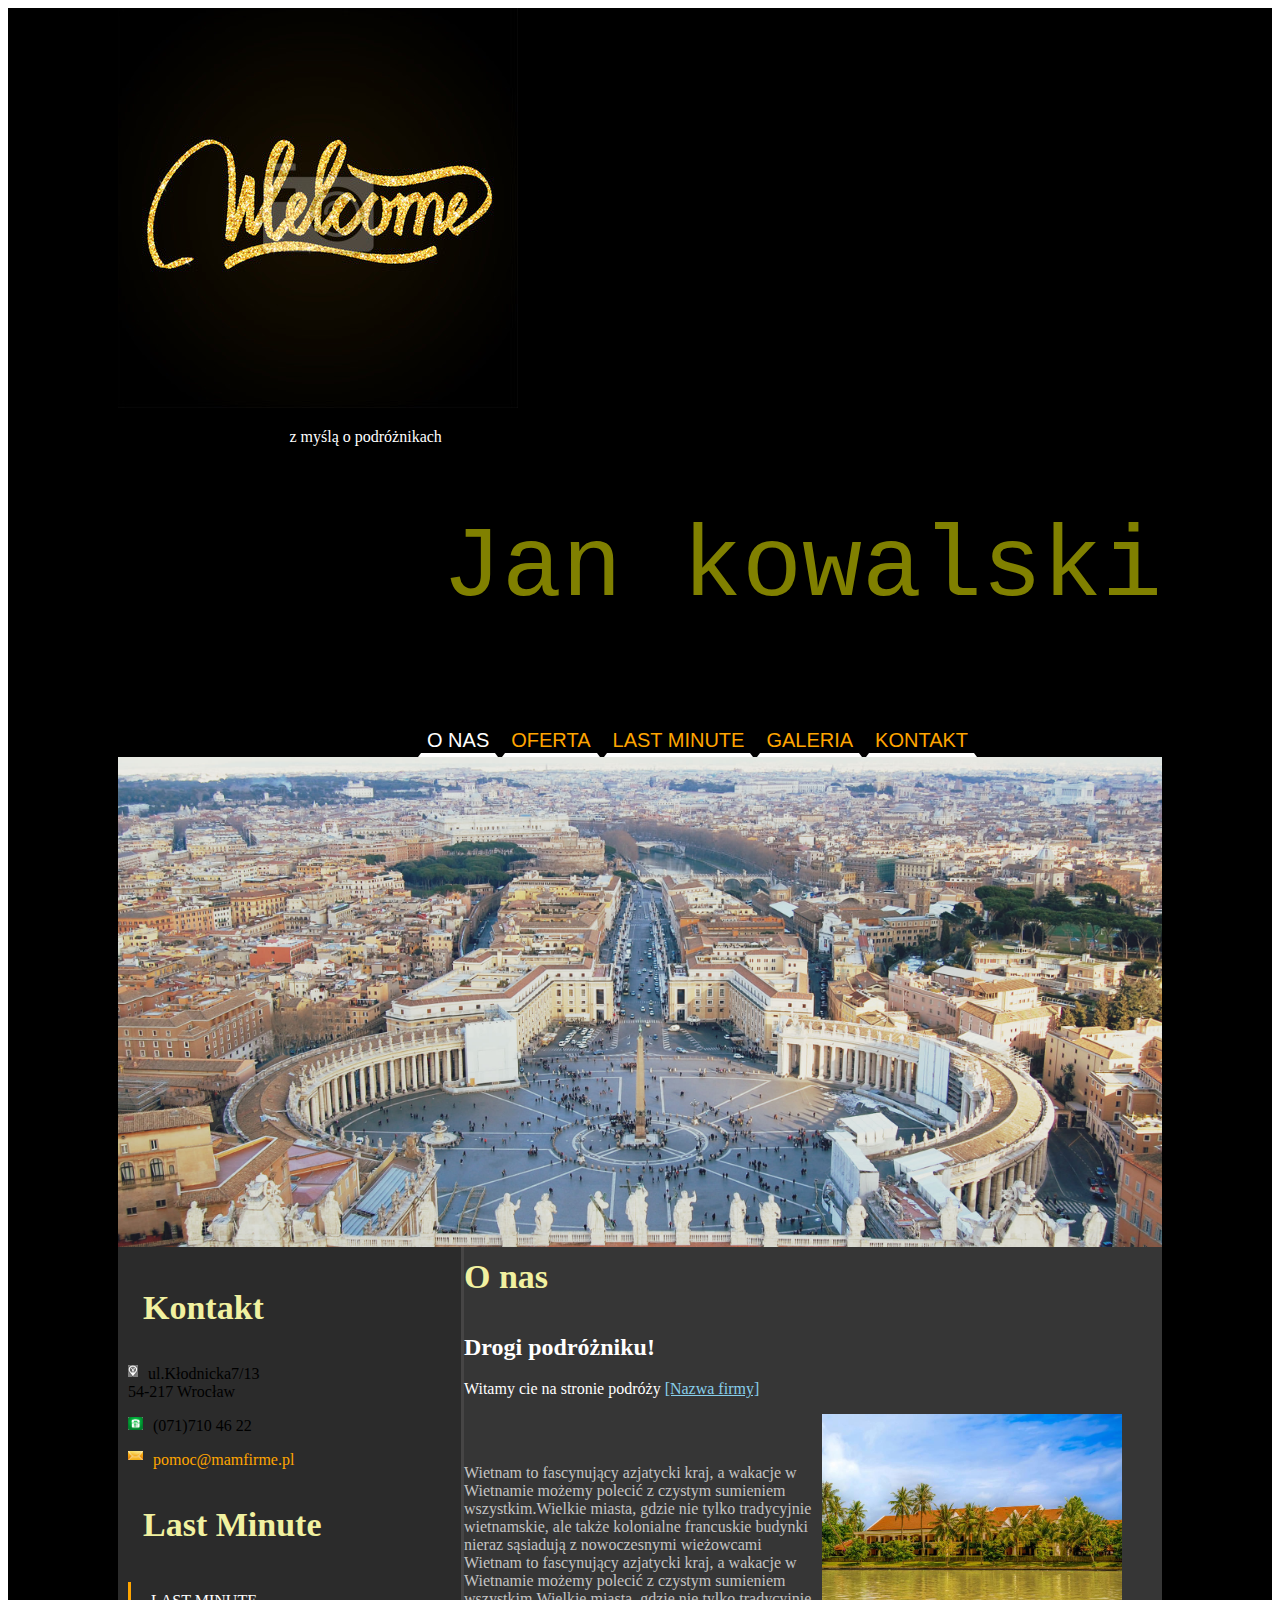
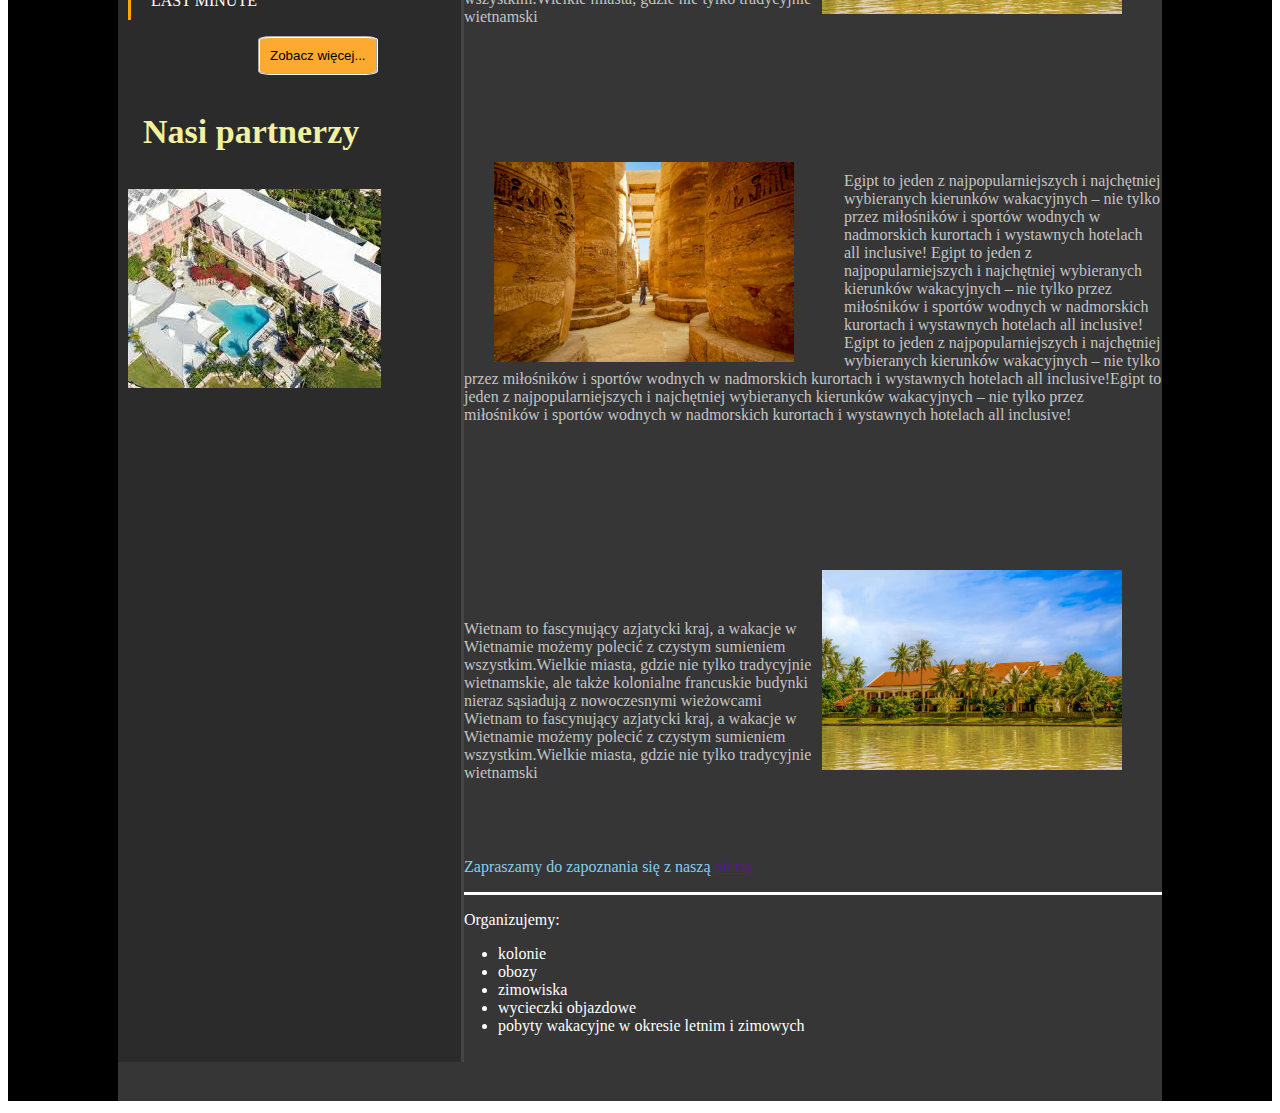
<file: strona o podr/index.html>
<!DOCTYPE html>
<html lang="en">
<head>
    <meta charset="UTF-8">
    <meta name="viewport" content="width=device-width, initial-scale=1.0">
    <link rel="stylesheet" href="style.css">
    <link rel="stylesheet" href="https://fonts.googleapis.com/icon?family=Material+Icons">
    <title>Document</title>
</head>
<body>
    <div class="kkkkkkk">
    <div class="tłocza">
    <img src="./Photos/witamy-zloty-brokat-reke-napis-na-czarnym-tle-kartke-z-zyczeniami-400-62610754.jpg" alt="">
    <p class="tekstt1">Jan kowalski <p class="tekstt2">z myślą o podróżnikach</p> </p>
   <nav>
       <div>
          <button  class="przycisklll1">O NAS</button>
          <button  class="przycisklll">OFERTA</button>
          <button  class="przycisklll">LAST MINUTE</button>
          <button  class="przycisklll">GALERIA</button>
          <button  class="przycisklll">KONTAKT </button>
          <i class="keyboard_arrow_down"></i>
        </div>
   </nav>

    <img id="obrazz" src="./Photos/DSC_11961.jpg" alt="">
    <div class="dvv">
        <h1 class="was">Kontakt</h1>
        <ul></ul>
        <img class="minin1" src="./Photos/istockphoto-1190581091-170667a.jpg" alt="">   
       <p> ul.Kłodnicka7/13<br>54-217 Wrocław</p>
       <img class="minin2" src="./Photos/old-phone-icon-png_139054.jpg" alt="">
        </p class="colorek">(071)710 46 22</p>
        <img class="minin2" src="./Photos/3-different-color-mail-icon-set-48890.jpg" alt="">
        <p class="colorek">pomoc@mamfirme.pl</p>
    </ul>

        <h1 class="was">Last Minute</h1>
        <p class="allal">LAST MINUTE</p>
        <button class="przzy">Zobacz więcej...</button>
        <h1 class="was">Nasi partnerzy</h1>
        <img src="./Photos/images.jpg" alt="">
    </div>
    <div class="ddll">
        <h1  class="was">O nas</h1>
        <h2 class="jjjj">Drogi podróżniku!</h2>
        <p class="jjjj">Witamy cie na stronie podróży <a class="jakkaskska" href="">[Nazwa firmy]</a></p>
        <div>
        <img class="obraz1" src="./Photos/Anantara-Hoi-An-Resort.jpg" alt=""> 
    </div>
    <div>
        <p class="tekst1">Wietnam to fascynujący azjatycki kraj, a wakacje w Wietnamie możemy polecić z czystym sumieniem wszystkim.Wielkie miasta, gdzie nie tylko tradycyjnie wietnamskie, ale także kolonialne francuskie budynki nieraz sąsiadują z nowoczesnymi wieżowcami Wietnam to fascynujący azjatycki kraj, a wakacje w Wietnamie możemy polecić z czystym sumieniem wszystkim.Wielkie miasta, gdzie nie tylko tradycyjnie wietnamski</p>
    </div>
    <div>
        <img class="obraz2" src="./Photos/Egipt.jpg" alt="">
        <p class="tekst2">Egipt to jeden z najpopularniejszych i najchętniej wybieranych kierunków wakacyjnych – nie tylko przez miłośników  i sportów wodnych w nadmorskich kurortach i wystawnych hotelach all inclusive! Egipt to jeden z najpopularniejszych i najchętniej wybieranych kierunków wakacyjnych – nie tylko przez miłośników  i sportów wodnych w nadmorskich kurortach i wystawnych hotelach all inclusive! Egipt to jeden z najpopularniejszych i najchętniej wybieranych kierunków wakacyjnych – nie tylko przez miłośników  i sportów wodnych w nadmorskich kurortach i wystawnych hotelach all inclusive!Egipt to jeden z najpopularniejszych i najchętniej wybieranych kierunków wakacyjnych – nie tylko przez miłośników  i sportów wodnych w nadmorskich kurortach i wystawnych hotelach all inclusive!   </p>
    </div>
    <div>
        <img class="obraz1" src="./Photos/Anantara-Hoi-An-Resort.jpg" alt=""> 
    </div>
    <div>
        <p class="tekst1">Wietnam to fascynujący azjatycki kraj, a wakacje w Wietnamie możemy polecić z czystym sumieniem wszystkim.Wielkie miasta, gdzie nie tylko tradycyjnie wietnamskie, ale także kolonialne francuskie budynki nieraz sąsiadują z nowoczesnymi wieżowcami Wietnam to fascynujący azjatycki kraj, a wakacje w Wietnamie możemy polecić z czystym sumieniem wszystkim.Wielkie miasta, gdzie nie tylko tradycyjnie wietnamski</p>
    </div>
    <p class="jakkaskska">Zapraszamy do zapoznania się z naszą <a href=""> ofertą</a></p>
    <div class="nanan">
        <p class="jjjj">Organizujemy:</p>
        <ul>
            <li>kolonie</li>
            <li>obozy</li>
            <li>zimowiska</li>
            <li>wycieczki objazdowe</li>
            <li>pobyty wakacyjne w okresie letnim i zimowych</li>
        </ul>
    </div>
    <div class="pustydiv"></div>
    </div>
</div>
    
</body>
</html>
</file>
<file: funkcje/style.css>
.post {
  color: blueviolet;
}
</file>
<file: grid/Cw-z-gridem/style.css>
.grid-container {
    display: grid;
    grid-gap: 1px;
    background-color:  black;
    
    
  }
  
  .grid-item {
    background-color: black;
  }
  
  .item1 {
    grid-column: 1 / span 2;
    grid-row: 1;
    
  }
  
  .item2 {
    grid-column: 3;
    grid-row: 1 / span 2;
  }
  
  .item5 {
    grid-column: 1 / span 3;
    grid-row: 3;
}
.wymiary1{

    width: 1300px;
}
.wymiary2{

    height: 1000px;
    width: 490px;
}
.wymiary3{

    width: 740px;
    height: 500px;
}
.wymiary4{

    width: 340px;
    height: 445px;
}
.wymiary5{

    width: 340px;
    height: 445px;
}

.item6 { grid-area: header; }
.item7 { grid-area: menu; }
.item8 { grid-area: main; }
.item9 { grid-area: right; }
.item10 { grid-area: footer; }
 
.grid-container2 {
  display: grid;
  grid-template-areas:
   
    'menu main main main right right'
    'menu footer footer footer footer footer';
  grid-gap: 10px;
  background-color: black;
  padding: 10px;
}

.grid-container2 > div {
  background-color: black;
  padding: 20px 0;
}
.wymiary9{
    height: 1000px;
    width: 490px;
}
</file>
<file: grid2/style.css>
.grid-container {
    display: grid;
    grid-column-gap: 50px;
    grid-template-columns: auto auto auto auto;
    background-color: #2196F3;
    padding: 10px;
    height: 300px;
    width: 300px;
  }
  
  .grid-item {
    background-color: rgba(255, 255, 255, 0.8);
    border: 1px solid rgba(0, 0, 0, 0.8);
    padding: 20px;
    font-size: 30px;
    text-align: center;
  }
</file>
<file: kalk/style.css>
.grid-container {
  display: grid;
  grid-template-columns: auto auto auto auto auto auto auto;
  padding: 10px;
}
.grid-container2 {
    display: grid;
    grid-template-columns: auto auto auto auto auto auto ;
    padding: 5px;
  }
.grid-item {
  padding: 10px;
  font-size: 30px;
  text-align: center;
}
.inpucik{
    width: 90%;
    padding: 30px;
    border-radius: 20px;
    border-left: gray 1px solid;
    text-align: right;
    font-size: 90px;
}
.obrmaa{
    border: 1px solid gray;
    border-radius: 10px;
    padding: 20px;
    margin-left: 70px;
    margin-right: 9px;
}
.butonik{
    background-color: rgba(128, 128, 128, 0.425);
    padding-top: 20px ;
    padding-bottom: 20px;
    border:  rgba(128, 128, 128, 0.425) ;
    border-radius: 9%;
    padding-left: 60px;
    padding-right: 60px;
}
.butonik1{
    background-color: rgba(138, 187, 175, 0.425);
    padding-top: 20px ;
    padding-bottom: 20px;
    border:  rgba(128, 128, 128, 0.425) ;
    border-radius: 9%;
    padding-left: 60px;
    padding-right: 60px;
}
.butonik3{
    color: white;
    background-color: rgb(88, 140, 209);
    padding-top: 20px ;
    padding-bottom: 20px;
    border:  rgba(128, 128, 128, 0.425) ;
    border-radius: 9%;
    padding-left: 60px;
    padding-right: 60px;
}

.ikonka{
    padding: 10px;
    padding-bottom: 20px;
}
.butonik6{
    background-color: rgba(128, 128, 128, 0.425);
    padding-top: 20px ;
    padding-bottom: 20px;
    border:  rgba(128, 128, 128, 0.425) ;
    border-radius: 9%;
    padding-left: 60px;
    padding-right: 90px;
    margin-left: -50px;
}
.butonik5{
    background-color: rgba(128, 128, 128, 0.425);
    padding-top: 20px ;
    padding-bottom: 20px;
    border:  rgba(128, 128, 128, 0.425) ;
    border-radius: 9%;
    padding-left: 60px;
    padding-right: 100px;
    margin-left: 39px;

}
.costam{
    margin-bottom: -19px;
}
</file>
<file: Nowy folder/style.css>
.grid-container {
  display: grid;
 
  grid-gap: 10px;
  background-color: black;
  padding: 10px;
 
}

.grid-container > div {
  background-color: rgba(255, 255, 255, 0.8);
  text-align: center;
  
  
  
}
.item1{
    text-align: center;
    border: 1px solid;
    overflow: hidden;
    grid-column: 1 ;
    grid-row: 1;
}
.item2{
    text-align: center;
    border: 1px solid;
    overflow: hidden;
    grid-column: 5 ;
    grid-row: 1;
}
.item3{
    text-align: center;
    border: 1px solid;
    overflow: hidden;
    grid-column: 4 ;
    grid-row: 2;
}
.item4{
    text-align: center;
    border: 1px solid;
    overflow: hidden;
    grid-column: 1;
    grid-row: 2;
}
.item5{
    text-align: center;
    border: 1px solid;
    overflow: hidden;
    grid-column: 7 ;
    grid-row: 2;
}
.item6{
    text-align: center;
    border: 1px solid;
    overflow: hidden;
grid-column: 1 ;
    grid-row: 3;
}

.item1 { grid-area: header; }
.item2 { grid-area: menu; }
.item3 { grid-area: main; }
.item4 { grid-area: right; }
.item5 { grid-area: footer; }

.grid-container2 {
  display: grid;
  grid-template-areas:
    'header header header header header header'
    'menu main main main right right'
    'menu footer footer footer footer footer';
  grid-gap: 10px;
  background-color: #2196F3;
  padding: 10px;
}

.grid-container2 > div {
  background-color: rgba(255, 255, 255, 0.8);
  text-align: center;
  padding: 20px 0;
  font-size: 30px;
}
</file>
<file: strona o ekologi/style.css>
.container {
   
    display: grid;
    grid-gap: 10px;
    width: 1300px;
    height: 1300px;
    
}
.grid-item1 {
    grid-column: 2/ span 7;
    grid-row: 1 /span 6;
    border: 1px solid;
    overflow: hidden;
}
.cos2{
    width: 100%;
    height: 100%;   
}
.grid-item2 {
    grid-column: 4/ span 5;
    grid-row: 7 /span 3;
    
   
}
.cos4{
    float: left;
}
.grid-item3 {
    grid-column: 1;
    grid-row: 1 /span 6;
    border: 1px solid;
    overflow: hidden;
    padding: 30px;
   
}
.cos1{
    text-align: center;
    
}

.grid-item4 {
    grid-column: 1 /span 3;
    grid-row: 7 /span 3;
    
    
   
    width: 620px;
}
.grid100 {
    display: grid;
    grid-gap: 10px;
}
img {
    width: 100%;
    height: 100%;
}


.item15 {
    grid-column: 1 / span 4;
    grid-row: 7;
}
.item16 {
    grid-column: 1;
    grid-row: 8 / span 2;
}
.item17 {
    grid-column: 2 / span 2;
    grid-row: 8;
}
.item18 {
    grid-column: 4;
    grid-row: 8 /span 3;
}
.item19 {
 grid-column: 2 /span 2;
 grid-row: 9 /span 2;
}
.item20 {
    grid-column: 1;
    grid-row: 10 /span 2;
}
.item21 {
    grid-column: 2 / span 3;
    grid-row: 11;
}
.item22 {
    grid-column: 1;
    grid-row: 12 /span 2;
}
.item23 {
    grid-column: 2 / span 2;
    grid-row: 12 / span 2;
}
.item24 {
    grid-column: 4;
    grid-row: 12 / span 3;
}
.item25 {
    grid-column: 1;
    grid-row: 14 /span 3;
}
.item26 {
    grid-column: 3 / span 2;
    grid-row: 15 / span 2;
}
.item27 {
    grid-column: 2;
    grid-row: 15 / span 2;
}
.container30{
    display: grid;
    grid-gap: 10px;
}
.grid-item90{
    grid-column: 1 / span 2;
    grid-row: 1;
}
.grid-item91{
    grid-column: 2 / span 2;
    grid-row: 1;
}
.cos5{
    padding-left: 200px;
}
.cos6{
    padding-left: 424px;
}
.cos7{
    padding-left: 290px;
    text-align: center;
}
.cos8{
    padding-left: 1px;
    text-align: center;
}
</file>
<file: strona o podr/style.css>
.tekstt1{
    text-align: center;
    color: olive;
    font-size: 100px;
    font-family: monospace;
    float: right;
}
.tekstt2{
    text-align: center;
    float: right;
    color: white;
    
}
#obrazz{
    width: 100%;
    height: 490px;
}
.tłocza{
    background-color: black;
}
.dvv{
    background-color: rgb(43, 43, 43);
    border-right: solid 3px rgb(70, 69, 69);
    padding: 10px;
    float: left;
    padding-bottom: 670px;
    padding-right: 80px;
    margin-top: -10px;
}
.ddll{
    background-color: rgb(54, 54, 54);
    margin-top: -31px;
}
.obraz1{
    width: 300px;
    float: right;
    height: 200px;
    padding-right: 40px;
}
.obraz2{
    width: 300px;
    height: 200px;
    float: left;
    padding-top: 60px;
    padding-right: 50px;
    padding-left: 30px;
}
.obraz3{
    width: 300px;
    height: 200px;
}
.tekst1{
    color: rgb(196, 196, 196);
padding-top: 50px;
padding-bottom: 60px;
}
.tekst2{
 padding-top: 70px;
 padding-bottom: 130px;
 color: rgb(196, 196, 196);
 
}
.nanan{
    margin-left: 200px;
    border-top: 3px solid white;
}
.was{
    color: rgb(241, 241, 160);
   font-family: inherit;
   font-size: 34px;
   padding: 15px;
}
.przzy{
    background-color: rgb(252, 170, 48);
    padding: 10px;
    border: groove 2px white;
    border-radius: 10%;
    margin-left: 130px;
}
.allal{
    border-left: 3px solid orange;
    color: white;
    padding-left: 20px;
    padding-bottom: 10px;
    padding-top: 10px;
}
.minin1{
    width: 10px;
    float: left;
    padding-right: 10px;
}
.minin2{
    width: 15px;
    float: left;
    padding-right: 10px;
}
.colorek{
    color: orange;
}
.kkkkkkk{
    background-color: black;
    padding-left: 110px;
    padding-right: 110px;
}
.przycisklll{
    background-color: black;
    color: white;
    border-bottom: solid 4px white;
    border-left: black solid;
    border-top: black solid;
    border-right: black solid;
    font-size: 20px;
    color: orange;
   
}
.przycisklll1{
    background-color: black;
    color: white;
    border-bottom: solid 4px white;
    border-left: black solid;
    border-top: black solid;
    border-right: black solid;
    margin-left: 300px;
    font-size: 20px;
}
.jjjj{
    color: white;
}
li{
    margin-left: 140px;
    color: white;
}
.jakkaskska{
    color: skyblue;
}
.pustydiv{
    padding: 25px;
}
</file>
